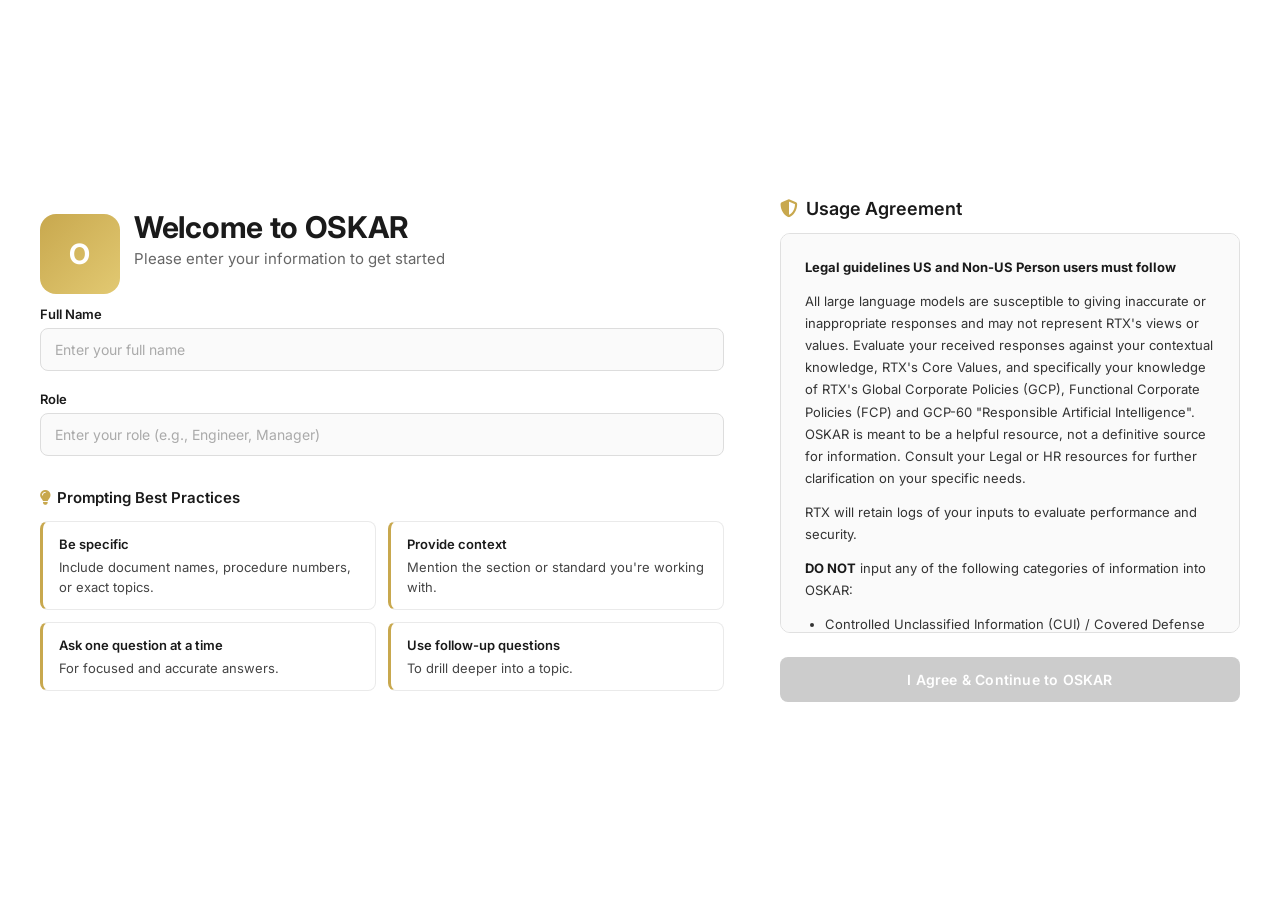
<file: static/landing.html>
<!DOCTYPE html>
<html lang="en">
<head>
  <meta charset="UTF-8">
  <meta name="viewport" content="width=device-width, initial-scale=1.0">
  <title>OSKAR — Welcome</title>
  <link href="https://fonts.googleapis.com/css2?family=Inter:wght@300;400;500;600;700&display=swap" rel="stylesheet">
  <link rel="stylesheet" href="https://cdnjs.cloudflare.com/ajax/libs/font-awesome/6.5.1/css/all.min.css">
  <style>
    *, *::before, *::after {
      margin: 0;
      padding: 0;
      box-sizing: border-box;
    }

    body {
      font-family: 'Inter', sans-serif;
      background: #ffffff;
      color: #1a1a1a;
      min-height: 100vh;
      overflow-y: auto;
    }

    .landing-container {
      display: flex;
      min-height: 100vh;
      max-width: 1280px;
      margin: 0 auto;
      padding: 48px 40px;
      gap: 56px;
    }

    /* ---------- Left Column ---------- */
    .left-col {
      flex: 0 0 57%;
      display: flex;
      flex-direction: column;
      justify-content: center;
      animation: fadeIn 0.6s ease both;
    }

    .logo-area {
      display: flex;
      align-items: center;
      gap: 14px;
      margin-bottom: 6px;
    }

    .logo-area img {
      width: 80px;
      height: 80px;
      object-fit: contain;
    }

    .logo-placeholder {
      width: 80px;
      height: 80px;
      border-radius: 16px;
      background: linear-gradient(135deg, #c8a84e 0%, #e2c972 100%);
      display: flex;
      align-items: center;
      justify-content: center;
      font-size: 28px;
      font-weight: 700;
      color: #fff;
      letter-spacing: 1px;
      flex-shrink: 0;
    }

    h1 {
      font-size: 30px;
      font-weight: 700;
      color: #1a1a1a;
      margin-bottom: 4px;
      letter-spacing: -0.3px;
    }

    .subtitle {
      font-size: 15px;
      color: #666;
      margin-bottom: 32px;
      font-weight: 400;
    }

    /* Form fields */
    .form-group {
      margin-bottom: 20px;
    }

    .form-group label {
      display: block;
      font-size: 13px;
      font-weight: 600;
      color: #1a1a1a;
      margin-bottom: 6px;
    }

    .form-group input {
      width: 100%;
      padding: 12px 14px;
      font-size: 14px;
      font-family: 'Inter', sans-serif;
      border: 1.5px solid #ddd;
      border-radius: 8px;
      background: #fafafa;
      color: #1a1a1a;
      transition: border-color 0.2s, box-shadow 0.2s;
      outline: none;
    }

    .form-group input::placeholder {
      color: #aaa;
    }

    .form-group input:focus {
      border-color: #c8a84e;
      box-shadow: 0 0 0 3px rgba(200, 168, 78, 0.12);
      background: #fff;
    }

    /* Tips section */
    .tips-heading {
      font-size: 15px;
      font-weight: 600;
      color: #1a1a1a;
      margin-top: 12px;
      margin-bottom: 14px;
    }

    .tips-grid {
      display: grid;
      grid-template-columns: 1fr 1fr;
      gap: 12px;
    }

    .tip-card {
      background: #fff;
      border: 1px solid #eaeaea;
      border-left: 3px solid #c8a84e;
      border-radius: 8px;
      padding: 12px 16px;
      font-size: 13px;
      line-height: 1.55;
      color: #444;
      transition: box-shadow 0.2s;
    }

    .tip-card:hover {
      box-shadow: 0 2px 10px rgba(0,0,0,0.05);
    }

    .tip-card strong {
      display: block;
      color: #1a1a1a;
      font-weight: 600;
      margin-bottom: 3px;
      font-size: 13px;
    }

    /* ---------- Right Column ---------- */
    .right-col {
      flex: 1;
      display: flex;
      flex-direction: column;
      justify-content: center;
      animation: fadeIn 0.6s ease 0.2s both;
    }

    .agreement-heading {
      font-size: 18px;
      font-weight: 600;
      color: #1a1a1a;
      margin-bottom: 14px;
    }

    .disclaimer-box {
      max-height: 400px;
      overflow-y: auto;
      border: 1px solid #e0e0e0;
      border-radius: 10px;
      padding: 22px 24px;
      background: #fafafa;
      font-size: 13px;
      line-height: 1.7;
      color: #333;
      margin-bottom: 24px;
    }

    .disclaimer-box::-webkit-scrollbar {
      width: 6px;
    }

    .disclaimer-box::-webkit-scrollbar-track {
      background: transparent;
    }

    .disclaimer-box::-webkit-scrollbar-thumb {
      background: #ccc;
      border-radius: 3px;
    }

    .disclaimer-box p {
      margin-bottom: 12px;
    }

    .disclaimer-box ul {
      margin: 8px 0 12px 20px;
    }

    .disclaimer-box ul li {
      margin-bottom: 6px;
    }

    .disclaimer-box strong {
      color: #1a1a1a;
    }

    /* Agree button */
    #landingAgreeBtn {
      width: 100%;
      padding: 14px;
      font-size: 14px;
      font-weight: 600;
      font-family: 'Inter', sans-serif;
      color: #fff;
      background: #c8a84e;
      border: none;
      border-radius: 8px;
      cursor: pointer;
      transition: background 0.2s, transform 0.1s;
      letter-spacing: 0.2px;
    }

    #landingAgreeBtn:hover:not(:disabled) {
      background: #b5953f;
      transform: translateY(-1px);
    }

    #landingAgreeBtn:active:not(:disabled) {
      transform: translateY(0);
    }

    #landingAgreeBtn:disabled {
      background: #ccc;
      cursor: not-allowed;
    }

    /* ---------- Animations ---------- */
    @keyframes fadeIn {
      from {
        opacity: 0;
        transform: translateY(18px);
      }
      to {
        opacity: 1;
        transform: translateY(0);
      }
    }

    /* ---------- Responsive ---------- */
    @media (max-width: 900px) {
      .landing-container {
        flex-direction: column;
        padding: 32px 20px;
        gap: 36px;
      }

      .left-col {
        flex: none;
      }

      .tips-grid {
        grid-template-columns: 1fr;
      }

      .disclaimer-box {
        max-height: 300px;
      }
    }
  </style>
</head>
<body>

  <div class="landing-container">

    <!-- Left Column -->
    <div class="left-col">
      <div class="logo-area">
        <div class="logo-placeholder">O</div>
        <div>
          <h1>Welcome to OSKAR</h1>
          <p class="subtitle">Please enter your information to get started</p>
        </div>
      </div>

      <div class="form-group">
        <label for="landingName">Full Name</label>
        <input type="text" id="landingName" placeholder="Enter your full name" autocomplete="name">
      </div>

      <div class="form-group">
        <label for="landingRole">Role</label>
        <input type="text" id="landingRole" placeholder="Enter your role (e.g., Engineer, Manager)" autocomplete="organization-title">
      </div>

      <div class="tips-heading"><i class="fa-solid fa-lightbulb" style="color:#c8a84e;margin-right:6px;"></i>Prompting Best Practices</div>
      <div class="tips-grid">
        <div class="tip-card">
          <strong>Be specific</strong>
          Include document names, procedure numbers, or exact topics.
        </div>
        <div class="tip-card">
          <strong>Provide context</strong>
          Mention the section or standard you're working with.
        </div>
        <div class="tip-card">
          <strong>Ask one question at a time</strong>
          For focused and accurate answers.
        </div>
        <div class="tip-card">
          <strong>Use follow-up questions</strong>
          To drill deeper into a topic.
        </div>
      </div>
    </div>

    <!-- Right Column -->
    <div class="right-col">
      <h2 class="agreement-heading"><i class="fa-solid fa-shield-halved" style="color:#c8a84e;margin-right:8px;"></i>Usage Agreement</h2>

      <div class="disclaimer-box">
        <p><strong>Legal guidelines US and Non-US Person users must follow</strong></p>
        <p>All large language models are susceptible to giving inaccurate or inappropriate responses and may not represent RTX's views or values. Evaluate your received responses against your contextual knowledge, RTX's Core Values, and specifically your knowledge of RTX's Global Corporate Policies (GCP), Functional Corporate Policies (FCP) and GCP-60 "Responsible Artificial Intelligence". OSKAR is meant to be a helpful resource, not a definitive source for information. Consult your Legal or HR resources for further clarification on your specific needs.</p>
        <p>RTX will retain logs of your inputs to evaluate performance and security.</p>
        <p><strong>DO NOT</strong> input any of the following categories of information into OSKAR:</p>
        <ul>
          <li>Controlled Unclassified Information (CUI) / Covered Defense Information (CDI)</li>
          <li>Sensitive Personal Information (Business Contact Information is permissible)</li>
          <li>Technical data</li>
          <li>Third-party information</li>
          <li>Data or information that is controlled by a non-U.S. government or jurisdiction, for example, UK Strategic Military Information, EU Restricted Information, or Chinese Important Data</li>
        </ul>
        <p><strong>DO NOT</strong> copy and paste documents. Inputs are limited to 4,096 characters or less. Character limitation imposed to restrict potential for transferring technical data/content appropriate for the OSKAR environment.</p>
        <p>AI-generated content or code <strong>CANNOT</strong> be used or incorporated into RTX products or services without prior approval. This includes externally facing documents or documents that may be revealed to third parties as well as any proposals, deliverables, products, services, or documents that become part of RTX command media, corporate policies, or standard work. RTX knowledge topics are limited by non-technical data content appropriate for the OSKAR environment.</p>
      </div>

      <button id="landingAgreeBtn" disabled>I Agree &amp; Continue to OSKAR</button>
    </div>

  </div>

  <script>
    var API_BASE = '';

    document.getElementById('landingName').addEventListener('input', validateForm);
    document.getElementById('landingRole').addEventListener('input', validateForm);
    document.getElementById('landingAgreeBtn').addEventListener('click', submitLanding);

    function validateForm() {
      var name = document.getElementById('landingName').value.trim();
      var role = document.getElementById('landingRole').value.trim();
      document.getElementById('landingAgreeBtn').disabled = !(name && role);
    }

    async function submitLanding() {
      var name = document.getElementById('landingName').value.trim();
      var role = document.getElementById('landingRole').value.trim();
      var btn = document.getElementById('landingAgreeBtn');
      btn.disabled = true;
      btn.textContent = 'Starting...';

      try {
        var response = await fetch(API_BASE + '/register_session/', {
          method: 'POST',
          headers: { 'Content-Type': 'application/json' },
          body: JSON.stringify({ name: name, role: role })
        });
        var data = await response.json();

        sessionStorage.setItem('oskar_session_id', data.session_id);
        sessionStorage.setItem('oskar_userName', name);
        sessionStorage.setItem('oskar_userRole', role);

        window.location.href = 'index.html';
      } catch (error) {
        console.error('Registration failed:', error);
        btn.disabled = false;
        btn.textContent = 'I Agree & Continue to OSKAR';
        alert('Failed to connect to OSKAR server. Please ensure the server is running.');
      }
    }
  </script>

</body>
</html>
</file>
